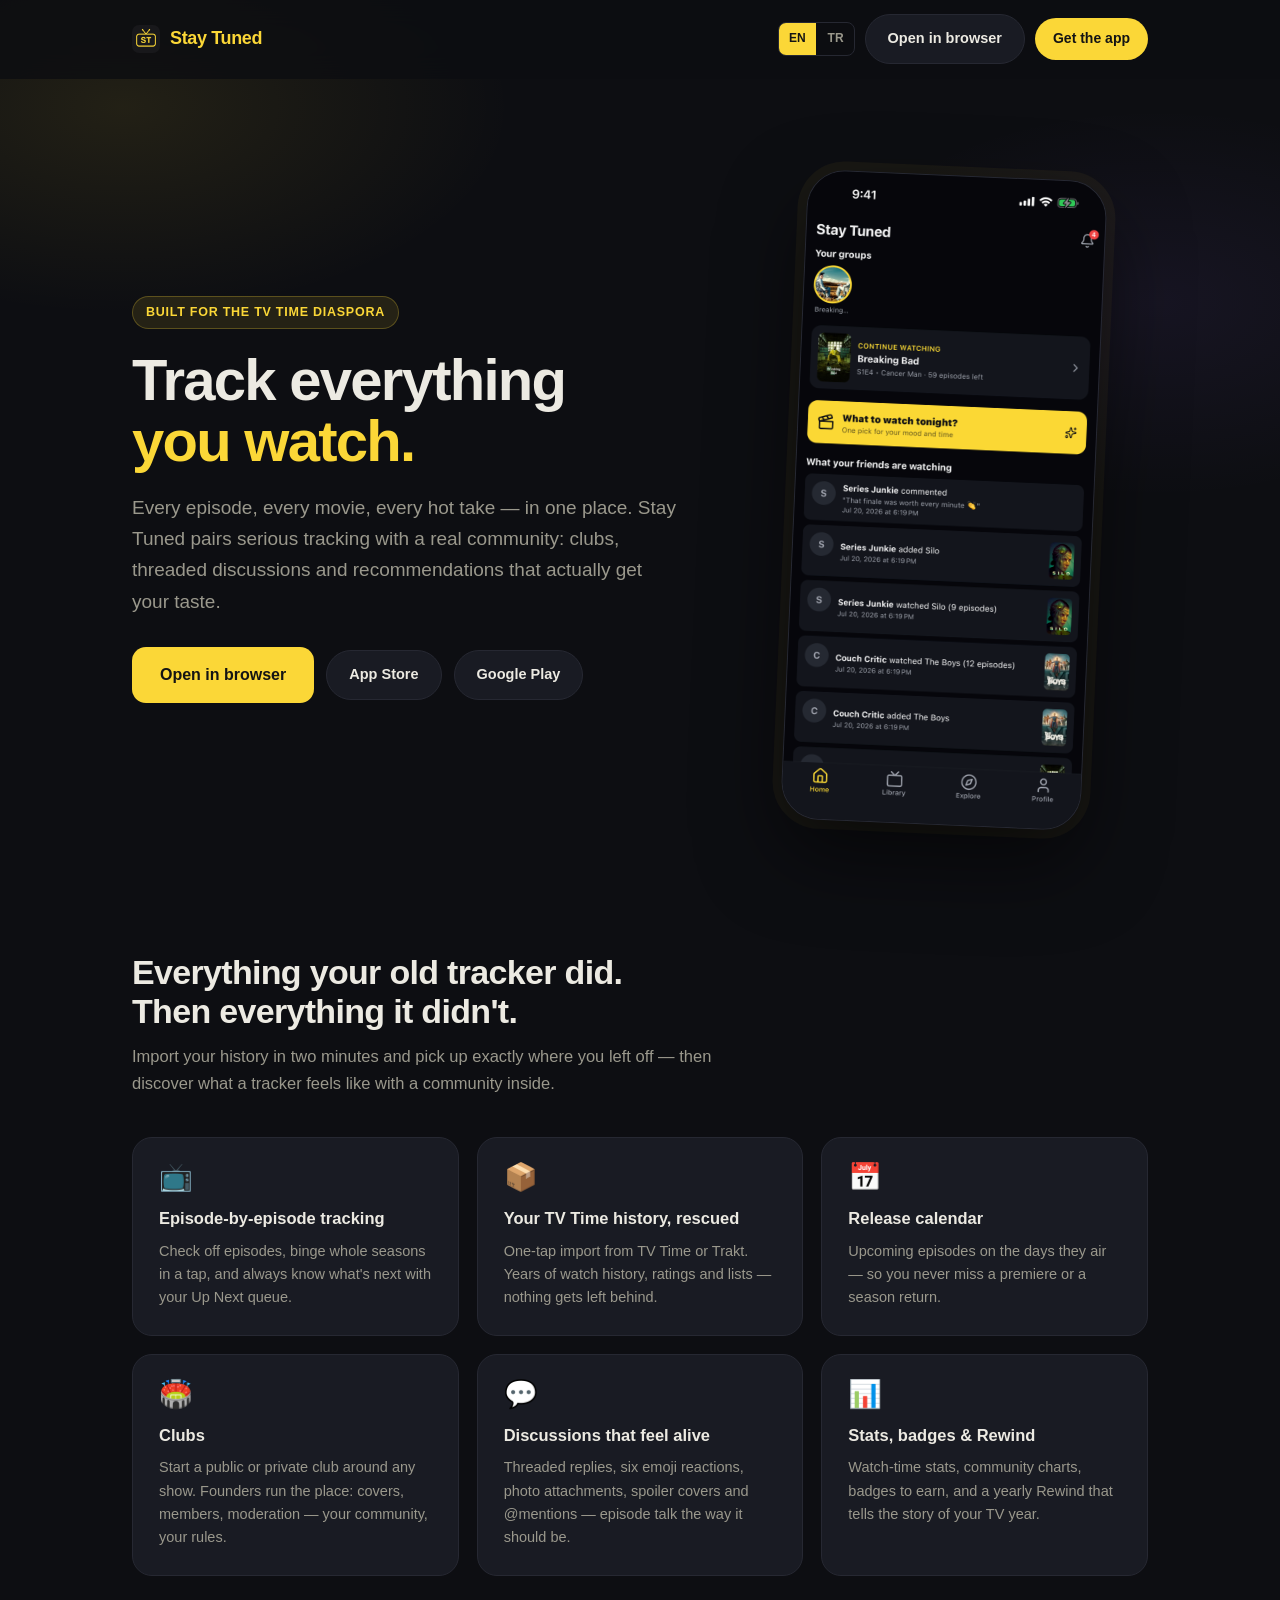
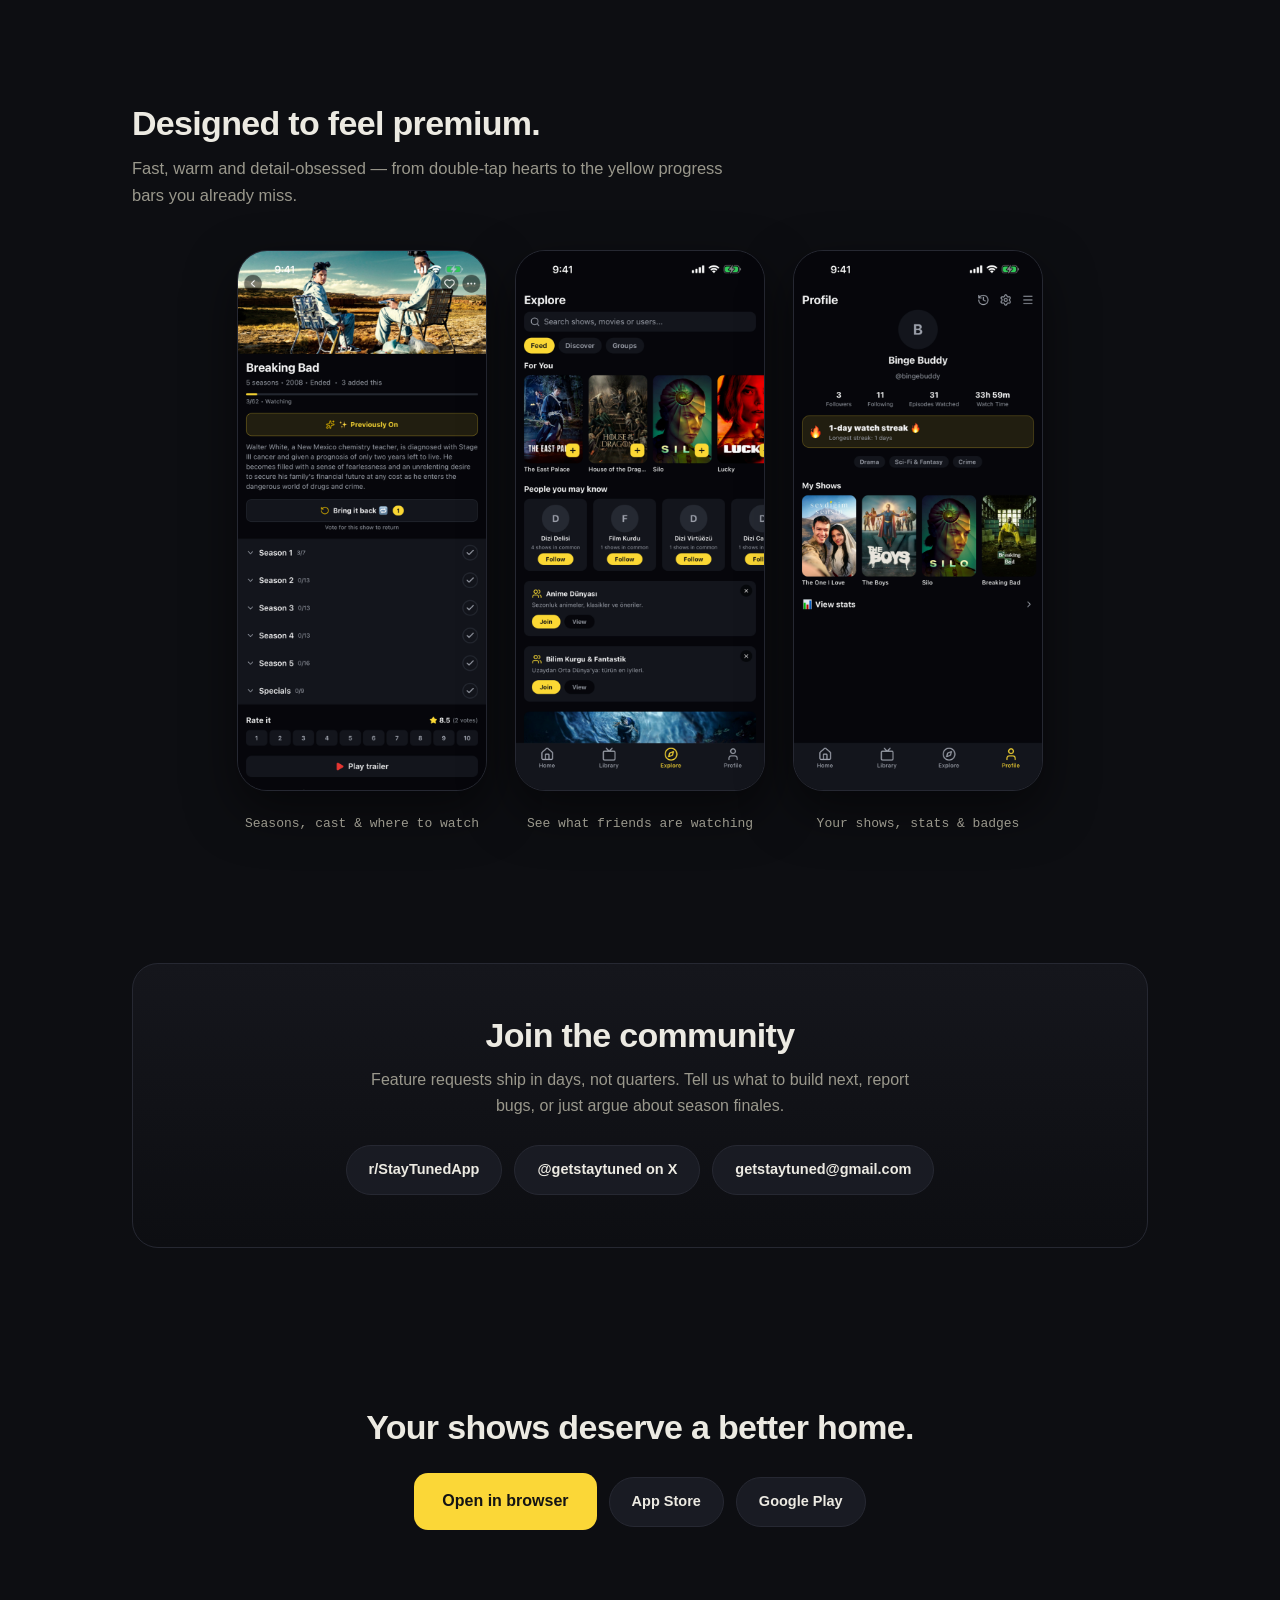
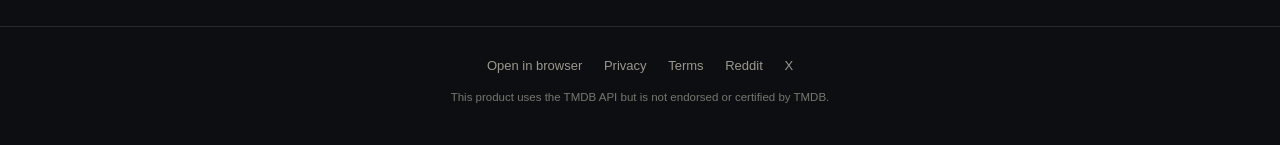
<file: index.html>
<!doctype html>
<html lang="en">
<head>
<meta charset="utf-8">
<meta name="viewport" content="width=device-width,initial-scale=1">
<title>Stay Tuned — Track everything you watch</title>
<link rel="icon" href="/favicon.ico" sizes="any">
<link rel="icon" type="image/png" sizes="32x32" href="/assets/favicon-32.png">
<link rel="icon" type="image/png" sizes="192x192" href="/assets/icon-192.png">
<link rel="apple-touch-icon" href="/assets/apple-touch-icon.png">
<meta name="description" content="The TV & movie tracker with a real community. Episode tracking, personal recommendations, clubs and discussions — built for the TV Time diaspora.">
<meta property="og:title" content="Stay Tuned — Track everything you watch">
<meta property="og:description" content="Episode tracking, personal recommendations, clubs and discussions. Built for the TV Time diaspora.">
<meta property="og:image" content="https://getstaytuned.app/assets/01_home.png">
<style>
  :root{
    --beam:#FBD737; --beam-deep:#B8860B;
    --bg:#0d0e12; --surface:#15161c; --card:#191b23; --text:#eceae2; --muted:#9a988c; --line:#262832;
    --ease:cubic-bezier(.16,1,.3,1);
    --s2:16px; --s3:24px; --s4:40px; --s5:64px; --s6:96px;
  }
  *{box-sizing:border-box;margin:0;}
  html{scroll-behavior:smooth;}
  body{background:var(--bg);color:var(--text);line-height:1.65;
    font-family:-apple-system,BlinkMacSystemFont,'Segoe UI',Roboto,sans-serif;
    -webkit-font-smoothing:antialiased;overflow-x:hidden;}
  a{color:var(--beam);text-decoration:none;}
  ::selection{background:var(--beam);color:#141414;}
  .wrap{max-width:1080px;margin:0 auto;padding-inline:clamp(20px,4vw,32px);}
  h1,h2,h3{text-wrap:balance;}

  .rv{opacity:0;transform:translateY(26px);transition:opacity .8s var(--ease),transform .8s var(--ease);transition-delay:var(--d,0ms);}
  .rv.in{opacity:1;transform:none;}
  @media (prefers-reduced-motion:reduce){
    .rv{opacity:1;transform:none;transition:none;}
    .phone-wrap{animation:none!important;}
    html{scroll-behavior:auto;}
  }

  nav{position:sticky;top:0;z-index:10;background:rgba(13,14,18,.82);backdrop-filter:blur(14px);
    border-bottom:1px solid transparent;transition:border-color .4s,box-shadow .4s;}
  nav.scrolled{border-color:var(--line);box-shadow:0 8px 30px rgba(0,0,0,.35);}
  .nav-in{display:flex;align-items:center;justify-content:space-between;gap:16px;padding-block:14px;}
  .brand{display:flex;align-items:center;gap:10px;font-weight:800;font-size:18px;color:var(--beam);letter-spacing:-.02em;}
  .brand img{width:28px;height:28px;border-radius:7px;}
  .nav-actions{display:flex;align-items:center;gap:10px;flex-shrink:0;}
  .btn{display:inline-flex;align-items:center;justify-content:center;gap:9px;background:var(--beam);color:#141414;
    font-weight:800;border-radius:999px;transition:transform .25s var(--ease),box-shadow .25s var(--ease),filter .2s;}
  .btn:hover{transform:translateY(-2px);box-shadow:0 10px 26px rgba(251,215,55,.22);filter:brightness(1.05);}
  .btn:active{transform:translateY(0);}
  .btn:focus-visible{outline:2px solid var(--beam);outline-offset:3px;}
  .nav-cta{font-size:14px;padding:9px 18px;}
  .toggle{display:flex;gap:2px;border:1px solid var(--line);border-radius:8px;overflow:hidden;}
  .toggle button{font:inherit;border:0;background:transparent;color:var(--muted);padding:6px 10px;cursor:pointer;font-size:12px;font-weight:700;}
  .toggle button[aria-pressed="true"]{background:var(--beam);color:#141414;}

  .hero{position:relative;display:flex;align-items:center;gap:clamp(32px,5vw,56px);padding-block:var(--s6) var(--s5);}
  .hero::before{content:"";position:absolute;inset:-140px -30vw auto;height:560px;pointer-events:none;z-index:-1;
    background:radial-gradient(600px 320px at 22% 30%,rgba(251,215,55,.09),transparent 65%),
               radial-gradient(520px 300px at 78% 65%,rgba(156,111,254,.07),transparent 65%);}
  .hero-copy{flex:1.15;min-width:0;}
  .eyebrow{display:inline-block;font-size:12.5px;font-weight:700;letter-spacing:.06em;text-transform:uppercase;
    color:var(--beam);background:rgba(251,215,55,.1);border:1px solid rgba(251,215,55,.25);border-radius:999px;
    padding:5px 13px;margin-bottom:20px;}
  h1{font-size:clamp(36px,5.4vw,58px);font-weight:800;letter-spacing:-.03em;line-height:1.06;}
  h1 em{font-style:normal;color:var(--beam);}
  .lede{color:var(--muted);font-size:clamp(16px,2vw,19px);margin:20px 0 30px;max-width:33em;}
  .cta-row{display:flex;align-items:center;gap:12px;flex-wrap:wrap;}
  .cta{font-size:16px;padding:15px 28px;border-radius:14px;}
  .hero-shot{flex:.85;display:flex;justify-content:center;min-width:0;}
  .phone-wrap{animation:float 7s ease-in-out infinite;}
  @keyframes float{0%,100%{transform:translateY(0)}50%{transform:translateY(-12px)}}
  .phone{display:block;width:min(300px,70vw);height:auto;border-radius:38px;border:1px solid var(--line);
    box-shadow:0 34px 80px rgba(0,0,0,.55),0 0 0 9px rgba(251,215,55,.05);
    transform:rotate(2.5deg);}

  section{padding-block:var(--s5);}
  .sec-head{max-width:640px;margin-bottom:var(--s4);}
  h2{font-size:clamp(26px,3.4vw,34px);font-weight:800;letter-spacing:-.02em;line-height:1.15;}
  .sec-head p{color:var(--muted);margin-top:12px;font-size:16.5px;max-width:36em;}

  .grid{display:grid;grid-template-columns:repeat(auto-fit,minmax(280px,1fr));gap:18px;}
  .card{background:var(--card);border:1px solid var(--line);border-radius:20px;padding:26px;
    transition:transform .35s var(--ease),border-color .35s,box-shadow .35s var(--ease);}
  .card:hover{transform:translateY(-4px);border-color:rgba(251,215,55,.35);box-shadow:0 16px 40px rgba(0,0,0,.35);}
  .card .ico{font-size:27px;line-height:1;}
  .card h3{font-size:16.5px;font-weight:700;margin:14px 0 7px;}
  .card p{color:var(--muted);font-size:14.5px;line-height:1.6;}

  .shots{display:flex;gap:clamp(18px,3vw,28px);justify-content:center;}
  .shot{width:min(250px,72vw);flex:none;text-align:center;}
  .shot img{width:100%;height:auto;border-radius:30px;border:1px solid var(--line);box-shadow:0 20px 50px rgba(0,0,0,.5);
    transition:transform .4s var(--ease);}
  .shot:hover img{transform:translateY(-6px) scale(1.015);}
  .shot figcaption{color:var(--muted);font-size:13px;margin-top:14px;font-family:ui-monospace,monospace;}
  @media (max-width:820px){
    .shots{justify-content:flex-start;overflow-x:auto;scroll-snap-type:x mandatory;
      padding:6px 20px 18px;margin-inline:-20px;-webkit-overflow-scrolling:touch;scrollbar-width:none;}
    .shots::-webkit-scrollbar{display:none;}
    .shot{scroll-snap-align:center;}
  }

  .comm{background:linear-gradient(180deg,var(--surface),var(--bg));border:1px solid var(--line);border-radius:26px;
    padding:clamp(36px,6vw,52px) clamp(22px,4vw,36px);text-align:center;}
  .comm p{color:var(--muted);max-width:36em;margin:12px auto 26px;}
  .comm-row{display:flex;gap:12px;justify-content:center;flex-wrap:wrap;}
  .ghost{display:inline-flex;align-items:center;justify-content:center;gap:8px;border:1px solid var(--line);background:var(--card);
    color:var(--text);font-weight:600;font-size:14.5px;padding:12px 22px;border-radius:999px;
    transition:transform .25s var(--ease),border-color .25s,color .25s;}
  .ghost:hover{transform:translateY(-2px);border-color:var(--beam);color:var(--beam);}

  .final{text-align:center;padding-block:var(--s6);}
  .final .cta-row{justify-content:center;}
  .final .cta{margin-top:0;}

  footer{border-top:1px solid var(--line);padding:28px 24px 38px;text-align:center;color:var(--muted);font-size:13px;}
  footer a{margin:0 9px;color:var(--muted);transition:color .2s;}
  footer a:hover{color:var(--beam);}
  .tmdb{margin-top:12px;font-size:11.5px;opacity:.75;}

  @media (max-width:820px){
    .hero{flex-direction:column-reverse;gap:40px;padding-block:var(--s4) var(--s4);text-align:center;}
    .hero-copy{width:100%;}
    .lede{margin-inline:auto;}
    .cta-row{justify-content:center;}
    .cta{width:100%;max-width:360px;}
    .phone{transform:none;width:min(250px,64vw);}
    section{padding-block:var(--s4);}
    .sec-head{margin-bottom:var(--s3);}
    .nav-cta.ghost{display:none;}
  }
</style>
</head>
<body>

<nav id="nav"><div class="wrap nav-in">
  <a class="brand" href="/"><img src="assets/icon-192.png" alt="">Stay Tuned</a>
  <div class="nav-actions">
    <div class="toggle" role="group" aria-label="Language">
      <button type="button" id="btn-en" aria-pressed="true" onclick="setLang('en')">EN</button>
      <button type="button" id="btn-tr" aria-pressed="false" onclick="setLang('tr')">TR</button>
    </div>
    <a class="ghost nav-cta" href="/login" data-i="navWeb">Open in browser</a>
    <a class="btn nav-cta" id="nav-app" href="https://apps.apple.com/app/id6792608115" data-i="navApp">Get the app</a>
  </div>
</div></nav>

<header class="wrap hero">
  <div class="hero-copy">
    <span class="eyebrow rv" data-i="eyebrow">Built for the TV Time diaspora</span>
    <h1 class="rv" style="--d:60ms" data-i-html="h1">Track everything <em>you watch.</em></h1>
    <p class="lede rv" style="--d:120ms" data-i="lede">Every episode, every movie, every hot take — in one place. Stay Tuned pairs serious tracking with a real community: clubs, threaded discussions and recommendations that actually get your taste.</p>
    <div class="cta-row rv" style="--d:180ms">
      <a class="btn cta" href="/login" data-i="ctaWeb">Open in browser</a>
      <a class="ghost" href="https://apps.apple.com/app/id6792608115" data-i="ctaIos">App Store</a>
      <a class="ghost" href="https://play.google.com/store/apps/details?id=app.getstaytuned" data-i="ctaPlay">Google Play</a>
    </div>
  </div>
  <div class="hero-shot rv" style="--d:140ms"><div class="phone-wrap"><img class="phone" src="assets/01_home.png" alt="Stay Tuned home screen" width="690" height="1500"></div></div>
</header>

<section class="wrap" id="features">
  <div class="sec-head rv">
    <h2 data-i-html="featTitle">Everything your old tracker did.<br>Then everything it didn't.</h2>
    <p data-i="featLede">Import your history in two minutes and pick up exactly where you left off — then discover what a tracker feels like with a community inside.</p>
  </div>
  <div class="grid">
    <div class="card rv"><div class="ico">📺</div><h3 data-i="c1t">Episode-by-episode tracking</h3><p data-i="c1p">Check off episodes, binge whole seasons in a tap, and always know what's next with your Up Next queue.</p></div>
    <div class="card rv" style="--d:70ms"><div class="ico">📦</div><h3 data-i="c2t">Your TV Time history, rescued</h3><p data-i="c2p">One-tap import from TV Time or Trakt. Years of watch history, ratings and lists — nothing gets left behind.</p></div>
    <div class="card rv" style="--d:140ms"><div class="ico">📅</div><h3 data-i="c3t">Release calendar</h3><p data-i="c3p">Upcoming episodes on the days they air — so you never miss a premiere or a season return.</p></div>
    <div class="card rv"><div class="ico">🏟️</div><h3 data-i="c4t">Clubs</h3><p data-i="c4p">Start a public or private club around any show. Founders run the place: covers, members, moderation — your community, your rules.</p></div>
    <div class="card rv" style="--d:70ms"><div class="ico">💬</div><h3 data-i="c5t">Discussions that feel alive</h3><p data-i="c5p">Threaded replies, six emoji reactions, photo attachments, spoiler covers and @mentions — episode talk the way it should be.</p></div>
    <div class="card rv" style="--d:140ms"><div class="ico">📊</div><h3 data-i="c6t">Stats, badges &amp; Rewind</h3><p data-i="c6p">Watch-time stats, community charts, badges to earn, and a yearly Rewind that tells the story of your TV year.</p></div>
  </div>
</section>

<section class="wrap" id="showcase">
  <div class="sec-head rv"><h2 data-i="showTitle">Designed to feel premium.</h2>
    <p data-i="showLede">Fast, warm and detail-obsessed — from double-tap hearts to the yellow progress bars you already miss.</p></div>
  <div class="shots">
    <figure class="shot rv"><img src="assets/03_show_detail.png" alt="Show page" loading="lazy" width="690" height="1500"><figcaption data-i="cap1">Seasons, cast &amp; where to watch</figcaption></figure>
    <figure class="shot rv" style="--d:90ms"><img src="assets/04_explore_feed.png" alt="Social feed" loading="lazy" width="690" height="1500"><figcaption data-i="cap2">See what friends are watching</figcaption></figure>
    <figure class="shot rv" style="--d:180ms"><img src="assets/06_profile.png" alt="Profile" loading="lazy" width="690" height="1500"><figcaption data-i="cap3">Your shows, stats &amp; badges</figcaption></figure>
  </div>
</section>

<section class="wrap">
  <div class="comm rv">
    <h2 data-i="commTitle">Join the community</h2>
    <p data-i="commLede">Feature requests ship in days, not quarters. Tell us what to build next, report bugs, or just argue about season finales.</p>
    <div class="comm-row">
      <a class="ghost" href="https://www.reddit.com/r/StayTunedApp">r/StayTunedApp</a>
      <a class="ghost" href="https://x.com/getstaytuned">@getstaytuned on X</a>
      <a class="ghost" href="mailto:getstaytuned@gmail.com">getstaytuned@gmail.com</a>
    </div>
  </div>
</section>

<section class="wrap final">
  <h2 class="rv" data-i="finalTitle">Your shows deserve a better home.</h2>
  <div class="cta-row rv" style="--d:100ms;margin-top:26px">
    <a class="btn cta" href="/login" data-i="ctaWeb">Open in browser</a>
    <a class="ghost" href="https://apps.apple.com/app/id6792608115" data-i="ctaIos">App Store</a>
    <a class="ghost" href="https://play.google.com/store/apps/details?id=app.getstaytuned" data-i="ctaPlay">Google Play</a>
  </div>
</section>

<footer>
  <div>
    <a href="/login" data-i="navWeb">Open in browser</a>
    <a href="/privacy/" data-i="privacy">Privacy</a>
    <a href="/terms/" data-i="terms">Terms</a>
    <a href="https://www.reddit.com/r/StayTunedApp">Reddit</a>
    <a href="https://x.com/getstaytuned">X</a>
  </div>
  <div class="tmdb" data-i="tmdb">This product uses the TMDB API but is not endorsed or certified by TMDB.</div>
</footer>

<noscript><style>.rv{opacity:1;transform:none}</style></noscript>
<script>
  var I18N = {
    en: {
      title: 'Stay Tuned — Track everything you watch',
      desc: 'The TV & movie tracker with a real community. Episode tracking, personal recommendations, clubs and discussions — built for the TV Time diaspora.',
      navWeb: 'Open in browser',
      navApp: 'Get the app',
      eyebrow: 'Built for the TV Time diaspora',
      h1: 'Track everything <em>you watch.</em>',
      lede: 'Every episode, every movie, every hot take — in one place. Stay Tuned pairs serious tracking with a real community: clubs, threaded discussions and recommendations that actually get your taste.',
      ctaWeb: 'Open in browser',
      ctaIos: 'App Store',
      ctaPlay: 'Google Play',
      featTitle: 'Everything your old tracker did.<br>Then everything it didn\'t.',
      featLede: 'Import your history in two minutes and pick up exactly where you left off — then discover what a tracker feels like with a community inside.',
      c1t: 'Episode-by-episode tracking',
      c1p: 'Check off episodes, binge whole seasons in a tap, and always know what\'s next with your Up Next queue.',
      c2t: 'Your TV Time history, rescued',
      c2p: 'One-tap import from TV Time or Trakt. Years of watch history, ratings and lists — nothing gets left behind.',
      c3t: 'Release calendar',
      c3p: 'Upcoming episodes on the days they air — so you never miss a premiere or a season return.',
      c4t: 'Clubs',
      c4p: 'Start a public or private club around any show. Founders run the place: covers, members, moderation — your community, your rules.',
      c5t: 'Discussions that feel alive',
      c5p: 'Threaded replies, six emoji reactions, photo attachments, spoiler covers and @mentions — episode talk the way it should be.',
      c6t: 'Stats, badges & Rewind',
      c6p: 'Watch-time stats, community charts, badges to earn, and a yearly Rewind that tells the story of your TV year.',
      showTitle: 'Designed to feel premium.',
      showLede: 'Fast, warm and detail-obsessed — from double-tap hearts to the yellow progress bars you already miss.',
      cap1: 'Seasons, cast & where to watch',
      cap2: 'See what friends are watching',
      cap3: 'Your shows, stats & badges',
      commTitle: 'Join the community',
      commLede: 'Feature requests ship in days, not quarters. Tell us what to build next, report bugs, or just argue about season finales.',
      finalTitle: 'Your shows deserve a better home.',
      privacy: 'Privacy',
      terms: 'Terms',
      tmdb: 'This product uses the TMDB API but is not endorsed or certified by TMDB.'
    },
    tr: {
      title: 'Stay Tuned — İzlediğin her şeyi takip et',
      desc: 'Gerçek bir topluluğu olan dizi ve film takipçisi. Bölüm takibi, kişisel öneriler, kulüpler ve tartışmalar — TV Time\'dan gelenler için.',
      navWeb: 'Tarayıcıda aç',
      navApp: 'Uygulamayı indir',
      eyebrow: 'TV Time\'dan gelenler için',
      h1: 'İzlediğin her şeyi <em>takip et.</em>',
      lede: 'Her bölüm, her film, her yorum — tek yerde. Stay Tuned ciddi takibi gerçek bir toplulukla birleştirir: kulüpler, başlıklı tartışmalar ve zevkini anlayan öneriler.',
      ctaWeb: 'Tarayıcıda aç',
      ctaIos: 'App Store',
      ctaPlay: 'Google Play',
      featTitle: 'Eski takipçinin yaptığının hepsi.<br>Sonra yapmadıklarının da.',
      featLede: 'Geçmişini iki dakikada içe aktar, kaldığın yerden devam et — sonra bir takipçinin içinde topluluk olunca nasıl hissettirdiğini gör.',
      c1t: 'Bölüm bölüm takip',
      c1p: 'Bölümleri işaretle, sezonları tek dokunuşta bitir, Sıradaki kuyruğuyla her zaman neyin geldiğini bil.',
      c2t: 'TV Time geçmişin burada',
      c2p: 'TV Time veya Trakt\'tan tek dokunuşla aktar. Yılların izleme geçmişi, puanların ve listelerin — hiçbir şey geride kalmaz.',
      c3t: 'Yayın takvimi',
      c3p: 'Yaklaşan bölümler yayın gününde — premieri veya sezon dönüşünü kaçırma.',
      c4t: 'Kulüpler',
      c4p: 'Her dizi için açık veya kapalı kulüp aç. Kurucu yönetir: kapak, üyeler, moderasyon — senin topluluğun, senin kuralların.',
      c5t: 'Canlı tartışmalar',
      c5p: 'İç içe yanıtlar, altı emoji tepki, fotoğraf, spoiler örtüsü ve @bahsetmeler — bölüm sohbeti böyle olmalı.',
      c6t: 'İstatistik, rozet ve Rewind',
      c6p: 'İzleme süresi, topluluk sıralamaları, kazanılacak rozetler ve TV yılının hikâyesini anlatan Rewind.',
      showTitle: 'Premium hissetsin diye.',
      showLede: 'Hızlı, sıcak ve detay takıntılı — çift dokunuş kalplerinden özlediğin sarı ilerleme çubuklarına.',
      cap1: 'Sezonlar, oyuncular ve nerede izlenir',
      cap2: 'Arkadaşların ne izliyor',
      cap3: 'Dizilerin, istatistiklerin ve rozetlerin',
      commTitle: 'Topluluğa katıl',
      commLede: 'İstekler çeyrekte değil, günlerde gelir. Sıradaki özelliği söyle, hata bildir veya finali tartış.',
      finalTitle: 'Dizilerin daha iyi bir ev hak ediyor.',
      privacy: 'Gizlilik',
      terms: 'Koşullar',
      tmdb: 'Bu ürün TMDB API kullanır ancak TMDB tarafından onaylanmış veya sertifikalandırılmış değildir.'
    }
  };

  function setLang(l){
    var pack = I18N[l] || I18N.en;
    document.documentElement.lang = l;
    document.title = pack.title;
    var desc = document.querySelector('meta[name="description"]');
    if (desc) desc.setAttribute('content', pack.desc);
    document.querySelectorAll('[data-i]').forEach(function (el) {
      var key = el.getAttribute('data-i');
      if (pack[key]) el.textContent = pack[key];
    });
    document.querySelectorAll('[data-i-html]').forEach(function (el) {
      var key = el.getAttribute('data-i-html');
      if (pack[key]) el.innerHTML = pack[key];
    });
    document.getElementById('btn-en').setAttribute('aria-pressed', l === 'en');
    document.getElementById('btn-tr').setAttribute('aria-pressed', l === 'tr');
    try { localStorage.setItem('st-lang', l); } catch (e) {}
  }

  (function initLang(){
    var saved = null;
    try { saved = localStorage.getItem('st-lang'); } catch (e) {}
    if (saved === 'tr' || saved === 'en') setLang(saved);
    else if ((navigator.language || '').toLowerCase().startsWith('tr')) setLang('tr');
  })();

  var ios = /iPad|iPhone|iPod/.test(navigator.userAgent);
  var android = /Android/i.test(navigator.userAgent);
  var navApp = document.getElementById('nav-app');
  if (android && !ios) navApp.href = 'https://play.google.com/store/apps/details?id=app.getstaytuned';

  const io = new IntersectionObserver((entries) => {
    for (const e of entries) if (e.isIntersecting) { e.target.classList.add('in'); io.unobserve(e.target); }
  }, { threshold: 0.12, rootMargin: '0px 0px -8% 0px' });
  document.querySelectorAll('.rv').forEach((el) => {
    if (el.getBoundingClientRect().top < innerHeight * 1.05) el.classList.add('in');
    else io.observe(el);
  });

  function sweep() {
    document.querySelectorAll('.rv:not(.in)').forEach((el) => {
      if (el.getBoundingClientRect().top < innerHeight * 1.05) el.classList.add('in');
    });
  }
  const nav = document.getElementById('nav');
  addEventListener('scroll', () => {
    nav.classList.toggle('scrolled', scrollY > 8);
    sweep();
  }, { passive: true });
  addEventListener('resize', sweep, { passive: true });
  addEventListener('load', sweep);

  try {
    var loggedIn = Object.keys(localStorage).some(function (k) {
      if (k.indexOf('sb-') !== 0 || k.indexOf('-auth-token') === -1) return false;
      var v = localStorage.getItem(k) || '';
      return v.indexOf('access_token') !== -1;
    });
    if (loggedIn) location.replace('/home');
  } catch (e) {}
</script>
</body>
</html>
</file>
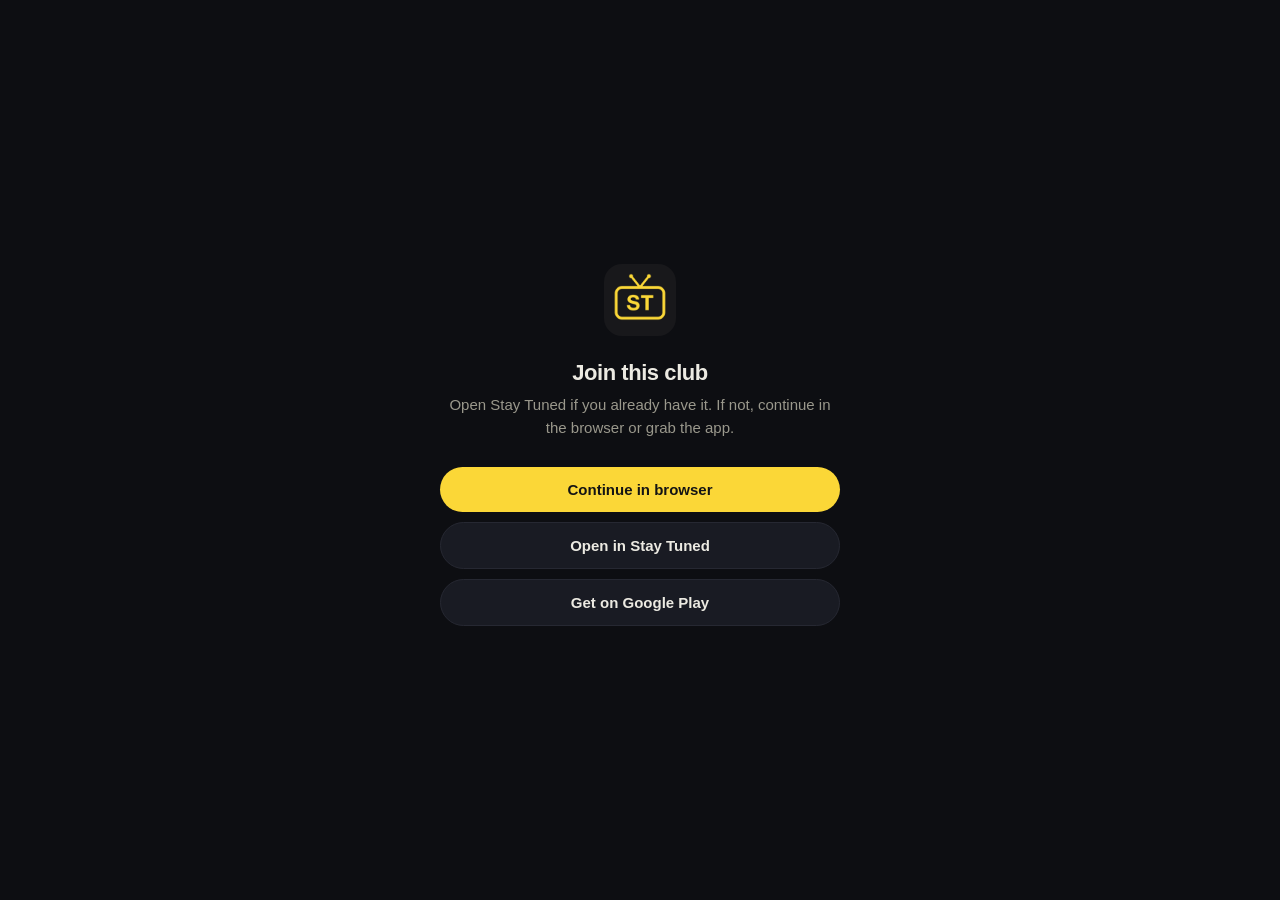
<file: g/index.html>
<!doctype html>
<html lang="en">
<head>
<meta charset="utf-8">
<meta name="viewport" content="width=device-width,initial-scale=1">
<title>Join this club on Stay Tuned</title>
<link rel="icon" href="/favicon.ico" sizes="any">
<link rel="icon" type="image/png" sizes="32x32" href="/assets/favicon-32.png">
<link rel="icon" type="image/png" sizes="192x192" href="/assets/icon-192.png">
<link rel="apple-touch-icon" href="/assets/apple-touch-icon.png">
<meta name="description" content="Open this club in Stay Tuned — or get the app on the App Store or Google Play.">
<meta property="og:title" content="Join this club on Stay Tuned">
<meta property="og:description" content="Track shows together. Open in the app, or download Stay Tuned.">
<meta property="og:image" content="https://getstaytuned.app/assets/icon-192.png">
<style>
  :root{--beam:#FBD737;--bg:#0d0e12;--text:#eceae2;--muted:#9a988c;--card:#191b23;--line:#262832;}
  *{box-sizing:border-box;margin:0}
  body{min-height:100dvh;background:var(--bg);color:var(--text);
    font-family:-apple-system,BlinkMacSystemFont,'Segoe UI',Roboto,sans-serif;
    display:flex;align-items:center;justify-content:center;padding:32px 20px;}
  .box{max-width:400px;width:100%;text-align:center;}
  img.icon{width:72px;height:72px;border-radius:18px;margin-bottom:20px;}
  h1{font-size:22px;font-weight:800;letter-spacing:-.02em;margin-bottom:8px;}
  p{color:var(--muted);font-size:15px;line-height:1.5;margin-bottom:28px;}
  .btn{display:block;width:100%;padding:14px 18px;border-radius:999px;font-weight:800;
    font-size:15px;text-decoration:none;margin-bottom:10px;border:0;cursor:pointer;
    font-family:inherit;}
  .primary{background:var(--beam);color:#141414;}
  .ghost{background:var(--card);color:var(--text);border:1px solid var(--line);}
  .hint{margin-top:18px;font-size:12px;color:var(--muted);}
</style>
</head>
<body>
  <div class="box">
    <img class="icon" src="/assets/icon-192.png" alt="Stay Tuned">
    <h1 id="title">Join this club</h1>
    <p id="lede">Open Stay Tuned if you already have it. If not, continue in the browser or grab the app.</p>
    <a class="btn primary" id="web" href="/login">Continue in browser</a>
    <a class="btn ghost" id="open" href="#">Open in Stay Tuned</a>
    <a class="btn ghost" id="store" href="https://apps.apple.com/app/id6792608115">Get the app</a>
    <p class="hint" id="bad" hidden>This invite link looks incomplete.</p>
  </div>
<script>
(function () {
  var tr = (navigator.language || '').toLowerCase().startsWith('tr');
  if (tr) {
    document.documentElement.lang = 'tr';
    document.title = 'Stay Tuned kulübüne katıl';
    document.getElementById('title').textContent = 'Bu kulübe katıl';
    document.getElementById('lede').textContent = 'Uygulaman varsa Stay Tuned\'u aç. Yoksa tarayıcıda devam et veya uygulamayı indir.';
    document.getElementById('web').textContent = 'Tarayıcıda devam et';
    document.getElementById('open').textContent = 'Stay Tuned\'da aç';
    document.getElementById('bad').textContent = 'Bu davet bağlantısı eksik görünüyor.';
  }
  var params = new URLSearchParams(location.search);
  var id = params.get('id');
  if (!id) {
    var parts = location.pathname.replace(/\/+$/, '').split('/');
    var last = parts[parts.length - 1];
    if (last && last !== 'g') id = last;
  }
  var ios = /iPad|iPhone|iPod/.test(navigator.userAgent);
  var store = document.getElementById('store');
  store.href = ios
    ? 'https://apps.apple.com/app/id6792608115'
    : 'https://play.google.com/store/apps/details?id=app.getstaytuned';
  store.textContent = tr
    ? (ios ? 'App Store\'dan al' : 'Google Play\'den al')
    : (ios ? 'Get on the App Store' : 'Get on Google Play');
  if (!id) {
    document.getElementById('bad').hidden = false;
    document.getElementById('open').hidden = true;
    document.getElementById('web').href = '/login';
    return;
  }
  try { sessionStorage.setItem('staytuned-pending-group', id); } catch (e) {}
  document.getElementById('web').href = '/login';
  var scheme = 'staytuned://group/' + encodeURIComponent(id);
  var open = document.getElementById('open');
  open.href = scheme;
  open.addEventListener('click', function (e) {
    e.preventDefault();
    window.location = scheme;
  });
})();
</script>
</body>
</html>
</file>
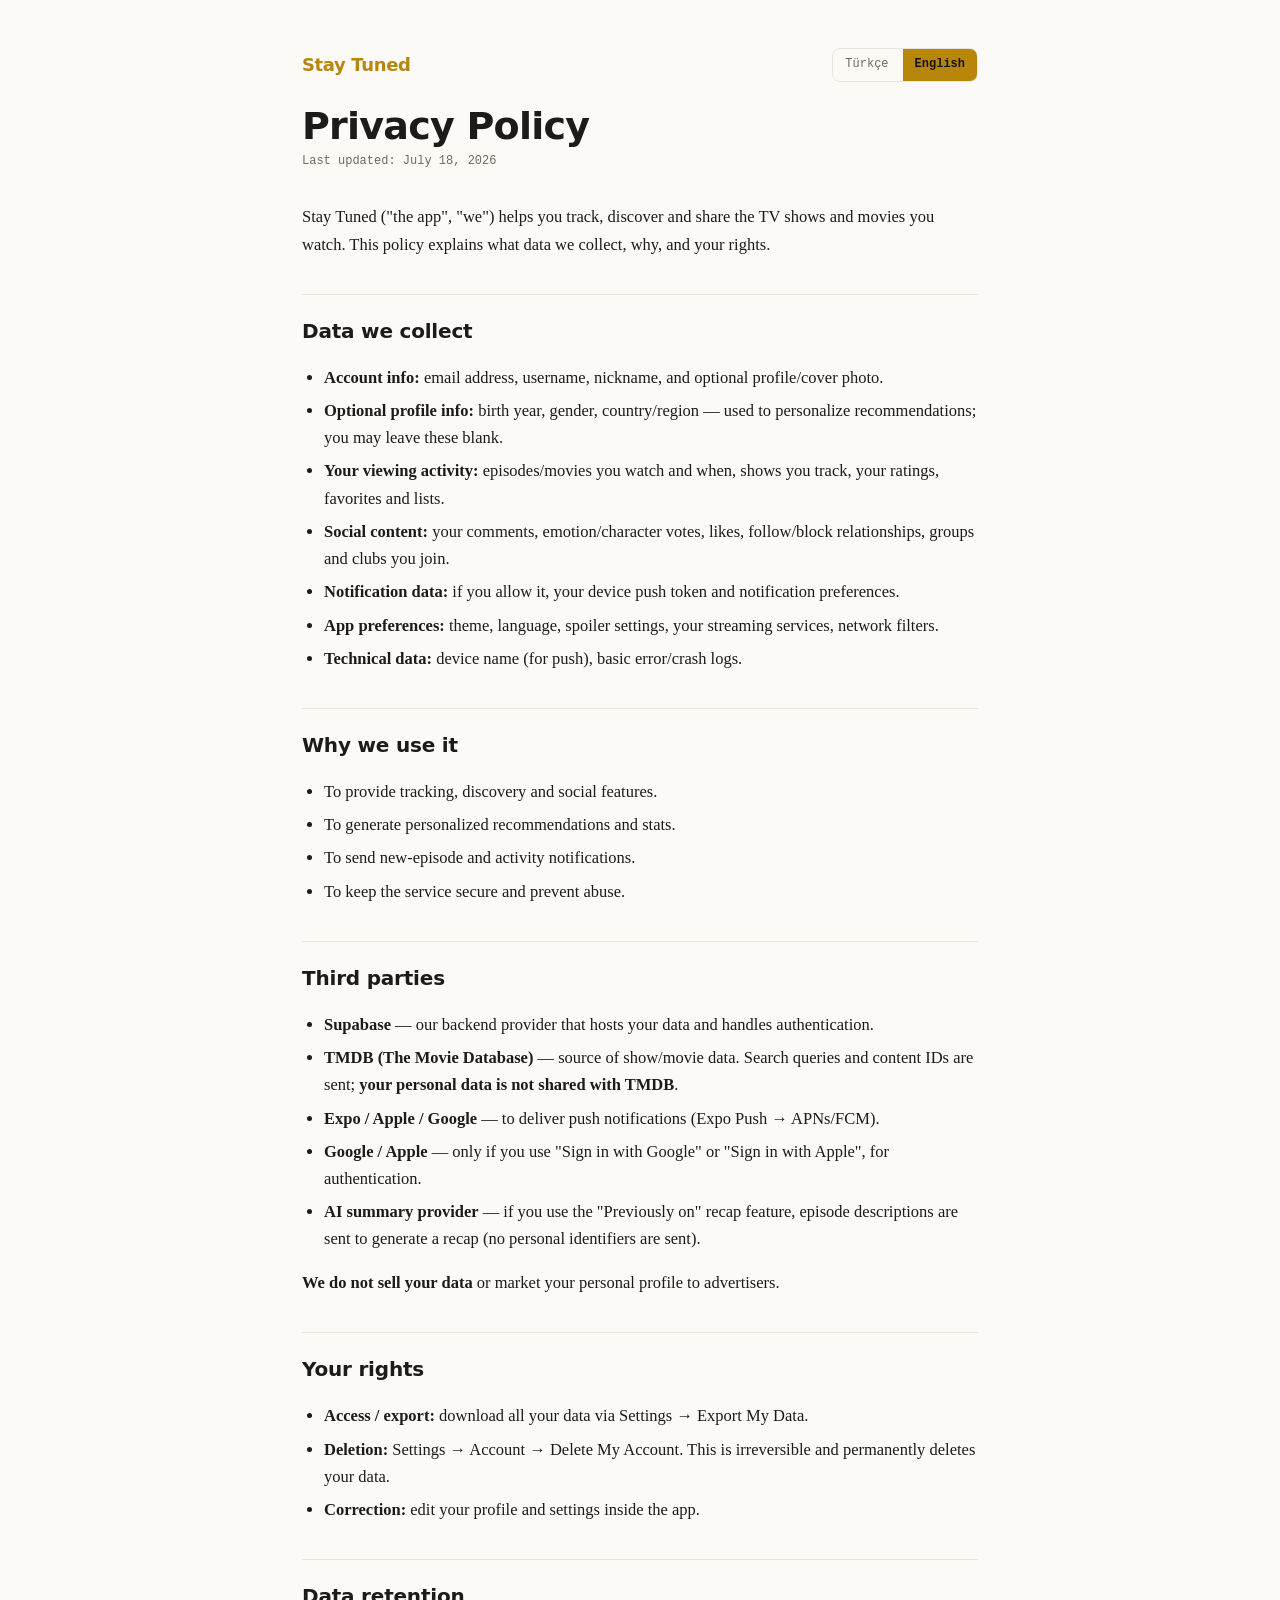
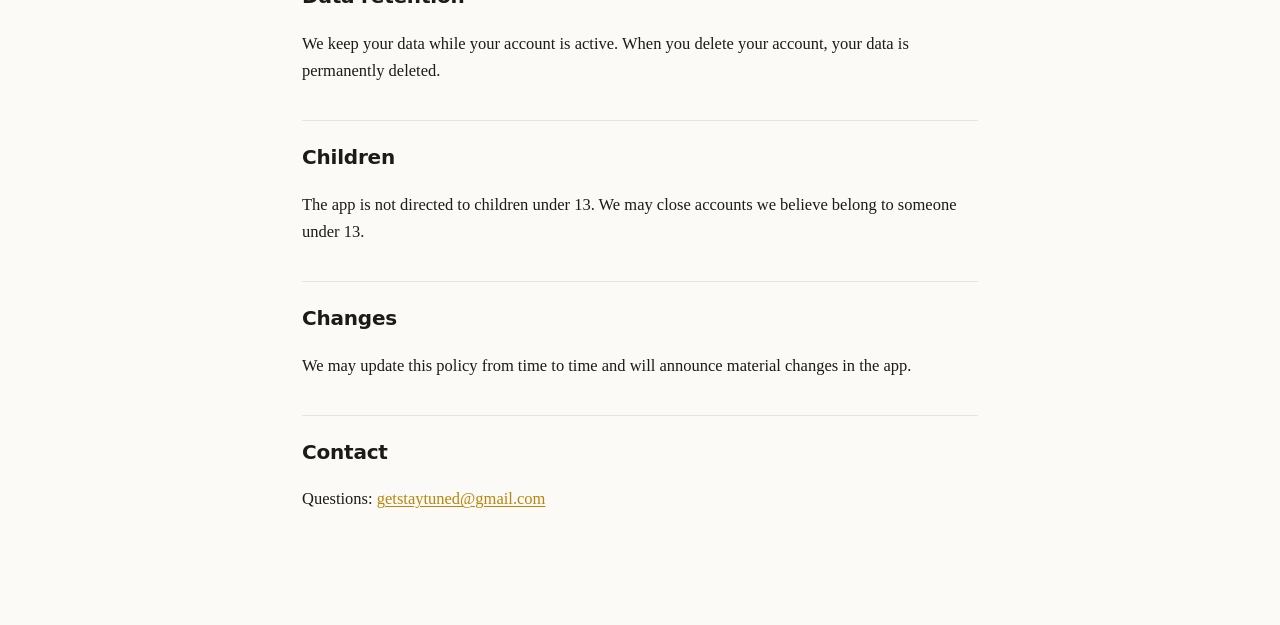
<file: privacy/index.html>
<!doctype html>
<html lang="tr">
<head>
<meta charset="utf-8">
<meta name="viewport" content="width=device-width,initial-scale=1">
<title>Stay Tuned — Gizlilik Politikası / Privacy Policy</title>
<link rel="icon" href="/favicon.ico" sizes="any">
<link rel="icon" type="image/png" sizes="32x32" href="/assets/favicon-32.png">
<link rel="icon" type="image/png" sizes="192x192" href="/assets/icon-192.png">
<link rel="apple-touch-icon" href="/assets/apple-touch-icon.png">
<style>
  :root{
    --beam:#FBD737; --beam-deep:#B8860B; --ink:#141414; --paper:#fbfaf6;
    --bg:var(--paper); --surface:#ffffff; --text:#1c1b18; --muted:#6b6a63; --line:#e9e5da; --accent:#B8860B;
  }
  @media (prefers-color-scheme: dark){:root{--bg:#0d0e12;--surface:#15161c;--text:#eceae2;--muted:#9a988c;--line:#262832;--accent:#FBD737;}}
  *{box-sizing:border-box;}
  body{margin:0;background:var(--bg);color:var(--text);line-height:1.65;
    font-family:'Charter','Georgia',serif;-webkit-font-smoothing:antialiased;}
  .wrap{max-width:720px;margin:0 auto;padding:48px 22px 96px;}
  .top{display:flex;justify-content:space-between;align-items:center;gap:16px;margin-bottom:8px;flex-wrap:wrap;}
  .brand{font-family:-apple-system,system-ui,sans-serif;font-weight:800;letter-spacing:-0.02em;color:var(--accent);font-size:18px;text-decoration:none;}
  .toggle{font-family:ui-monospace,monospace;font-size:12px;display:flex;gap:2px;border:1px solid var(--line);border-radius:8px;overflow:hidden;}
  .toggle button{font:inherit;border:0;background:transparent;color:var(--muted);padding:6px 12px;cursor:pointer;}
  .toggle button[aria-pressed="true"]{background:var(--accent);color:#141414;font-weight:700;}
  h1{font-family:-apple-system,system-ui,sans-serif;font-weight:800;letter-spacing:-0.02em;font-size:clamp(28px,5vw,38px);margin:24px 0 4px;line-height:1.1;}
  .updated{font-family:ui-monospace,monospace;font-size:12px;color:var(--muted);margin:0 0 32px;}
  h2{font-family:-apple-system,system-ui,sans-serif;font-weight:700;letter-spacing:-0.01em;font-size:20px;margin:36px 0 10px;padding-top:20px;border-top:1px solid var(--line);}
  p,li{font-size:16.5px;}
  a{color:var(--accent);text-decoration:underline;text-underline-offset:2px;}
  ul{padding-left:22px;}
  li{margin:6px 0;}
  strong{font-weight:700;}
  .lang{display:none;}
  .lang.on{display:block;}
  code{font-family:ui-monospace,monospace;font-size:0.9em;background:var(--surface);padding:1px 5px;border-radius:4px;border:1px solid var(--line);}
</style>
</head>
<body>
<div class="wrap">
  <div class="top">
    <a class="brand" href="/">Stay Tuned</a>
    <div class="toggle" role="group" aria-label="Language">
      <button id="btn-tr" aria-pressed="true" onclick="setLang('tr')">Türkçe</button>
      <button id="btn-en" aria-pressed="false" onclick="setLang('en')">English</button>
    </div>
  </div>

  <!-- TÜRKÇE -->
  <div class="lang on" id="tr">
    <h1>Gizlilik Politikası</h1>
    <p class="updated">Son güncelleme: 18 Temmuz 2026</p>

    <p>Stay Tuned ("uygulama", "biz"), izlediğin dizi ve filmleri takip etmene, keşfetmene ve diğer kullanıcılarla paylaşmana yarayan bir uygulamadır. Bu politika, hangi verileri topladığımızı, neden topladığımızı ve haklarını açıklar.</p>

    <h2>Topladığımız veriler</h2>
    <ul>
      <li><strong>Hesap bilgileri:</strong> e-posta adresi, kullanıcı adı, takma ad, (varsa) profil ve kapak fotoğrafı.</li>
      <li><strong>İsteğe bağlı profil bilgileri:</strong> doğum yılı, cinsiyet, ülke/bölge — önerileri kişiselleştirmek için; vermemeyi seçebilirsin.</li>
      <li><strong>İzleme etkinliğin:</strong> izlediğin bölüm/filmler ve tarihleri, takip ettiğin diziler, puanların, favorilerin, listelerin.</li>
      <li><strong>Sosyal içerik:</strong> yorumların, duygu/karakter oyların, beğenilerin, takip/engelleme ilişkilerin, katıldığın gruplar ve kulüpler.</li>
      <li><strong>Bildirim verileri:</strong> izin verirsen cihaz push token'ı ve bildirim tercihlerin.</li>
      <li><strong>Uygulama tercihleri:</strong> tema, dil, spoiler ayarları, streaming servislerin, kanal filtren.</li>
      <li><strong>Teknik veriler:</strong> cihaz adı (push için), temel hata/çökme kayıtları.</li>
    </ul>

    <h2>Verileri neden kullanıyoruz</h2>
    <ul>
      <li>Takip, keşif ve sosyal özellikleri sunmak.</li>
      <li>Sana özel öneriler ve istatistikler üretmek.</li>
      <li>Yeni bölüm ve etkinlik bildirimleri göndermek.</li>
      <li>Hizmeti güvenli tutmak ve kötüye kullanımı önlemek.</li>
    </ul>

    <h2>Üçüncü taraflar</h2>
    <ul>
      <li><strong>Supabase</strong> — verilerin barındırıldığı ve kimlik doğrulamanın yapıldığı altyapı sağlayıcımız.</li>
      <li><strong>TMDB (The Movie Database)</strong> — dizi/film verileri buradan gelir. Arama sorgusu ve içerik kimlikleri gönderilir; <strong>kişisel bilgilerin TMDB ile paylaşılmaz</strong>.</li>
      <li><strong>Expo / Apple / Google</strong> — push bildirimlerini iletmek için (Expo Push → APNs/FCM).</li>
      <li><strong>Google / Apple</strong> — yalnızca "Google ile giriş" veya "Apple ile giriş"i kullanırsan, kimlik doğrulama için.</li>
      <li><strong>AI özet sağlayıcısı</strong> — "Previously on" özet özelliğini kullanırsan, izlediğin bölümlerin özetini üretmek üzere bölüm açıklamaları gönderilir (kişisel kimlik bilgisi gönderilmez).</li>
    </ul>
    <p><strong>Verilerini satmayız.</strong> Kişisel profilini reklam amacıyla üçüncü taraflara pazarlamayız.</p>

    <h2>Haklarını nasıl kullanırsın</h2>
    <ul>
      <li><strong>Erişim / dışa aktarma:</strong> Ayarlar → Verilerimi Dışa Aktar ile tüm verini indir.</li>
      <li><strong>Silme:</strong> Ayarlar → Hesap → Hesabımı Sil. Bu işlem geri alınamaz; tüm verin kalıcı olarak silinir.</li>
      <li><strong>Düzeltme:</strong> profil ve ayarlarını uygulama içinden değiştirebilirsin.</li>
    </ul>

    <h2>Veri saklama</h2>
    <p>Verilerini hesabın aktif olduğu sürece saklarız. Hesabını sildiğinde verilerin kalıcı olarak silinir.</p>

    <h2>Çocuklar</h2>
    <p>Uygulama 13 yaşından küçüklere yönelik değildir. 13 yaşından küçük olduğunu düşündüğümüz hesapları kapatabiliriz.</p>

    <h2>Değişiklikler</h2>
    <p>Bu politikayı zaman zaman güncelleyebiliriz; önemli değişiklikleri uygulama içinde duyururuz.</p>

    <h2>İletişim</h2>
    <p>Sorular için: <a href="mailto:getstaytuned@gmail.com">getstaytuned@gmail.com</a></p>
  </div>

  <!-- ENGLISH -->
  <div class="lang" id="en">
    <h1>Privacy Policy</h1>
    <p class="updated">Last updated: July 18, 2026</p>

    <p>Stay Tuned ("the app", "we") helps you track, discover and share the TV shows and movies you watch. This policy explains what data we collect, why, and your rights.</p>

    <h2>Data we collect</h2>
    <ul>
      <li><strong>Account info:</strong> email address, username, nickname, and optional profile/cover photo.</li>
      <li><strong>Optional profile info:</strong> birth year, gender, country/region — used to personalize recommendations; you may leave these blank.</li>
      <li><strong>Your viewing activity:</strong> episodes/movies you watch and when, shows you track, your ratings, favorites and lists.</li>
      <li><strong>Social content:</strong> your comments, emotion/character votes, likes, follow/block relationships, groups and clubs you join.</li>
      <li><strong>Notification data:</strong> if you allow it, your device push token and notification preferences.</li>
      <li><strong>App preferences:</strong> theme, language, spoiler settings, your streaming services, network filters.</li>
      <li><strong>Technical data:</strong> device name (for push), basic error/crash logs.</li>
    </ul>

    <h2>Why we use it</h2>
    <ul>
      <li>To provide tracking, discovery and social features.</li>
      <li>To generate personalized recommendations and stats.</li>
      <li>To send new-episode and activity notifications.</li>
      <li>To keep the service secure and prevent abuse.</li>
    </ul>

    <h2>Third parties</h2>
    <ul>
      <li><strong>Supabase</strong> — our backend provider that hosts your data and handles authentication.</li>
      <li><strong>TMDB (The Movie Database)</strong> — source of show/movie data. Search queries and content IDs are sent; <strong>your personal data is not shared with TMDB</strong>.</li>
      <li><strong>Expo / Apple / Google</strong> — to deliver push notifications (Expo Push → APNs/FCM).</li>
      <li><strong>Google / Apple</strong> — only if you use "Sign in with Google" or "Sign in with Apple", for authentication.</li>
      <li><strong>AI summary provider</strong> — if you use the "Previously on" recap feature, episode descriptions are sent to generate a recap (no personal identifiers are sent).</li>
    </ul>
    <p><strong>We do not sell your data</strong> or market your personal profile to advertisers.</p>

    <h2>Your rights</h2>
    <ul>
      <li><strong>Access / export:</strong> download all your data via Settings → Export My Data.</li>
      <li><strong>Deletion:</strong> Settings → Account → Delete My Account. This is irreversible and permanently deletes your data.</li>
      <li><strong>Correction:</strong> edit your profile and settings inside the app.</li>
    </ul>

    <h2>Data retention</h2>
    <p>We keep your data while your account is active. When you delete your account, your data is permanently deleted.</p>

    <h2>Children</h2>
    <p>The app is not directed to children under 13. We may close accounts we believe belong to someone under 13.</p>

    <h2>Changes</h2>
    <p>We may update this policy from time to time and will announce material changes in the app.</p>

    <h2>Contact</h2>
    <p>Questions: <a href="mailto:getstaytuned@gmail.com">getstaytuned@gmail.com</a></p>
  </div>
</div>

<script>
  function setLang(l){
    document.getElementById('tr').classList.toggle('on', l==='tr');
    document.getElementById('en').classList.toggle('on', l==='en');
    document.getElementById('btn-tr').setAttribute('aria-pressed', l==='tr');
    document.getElementById('btn-en').setAttribute('aria-pressed', l==='en');
  }
  if((navigator.language||'').toLowerCase().startsWith('en')) setLang('en');
</script>
</body>
</html>
</file>
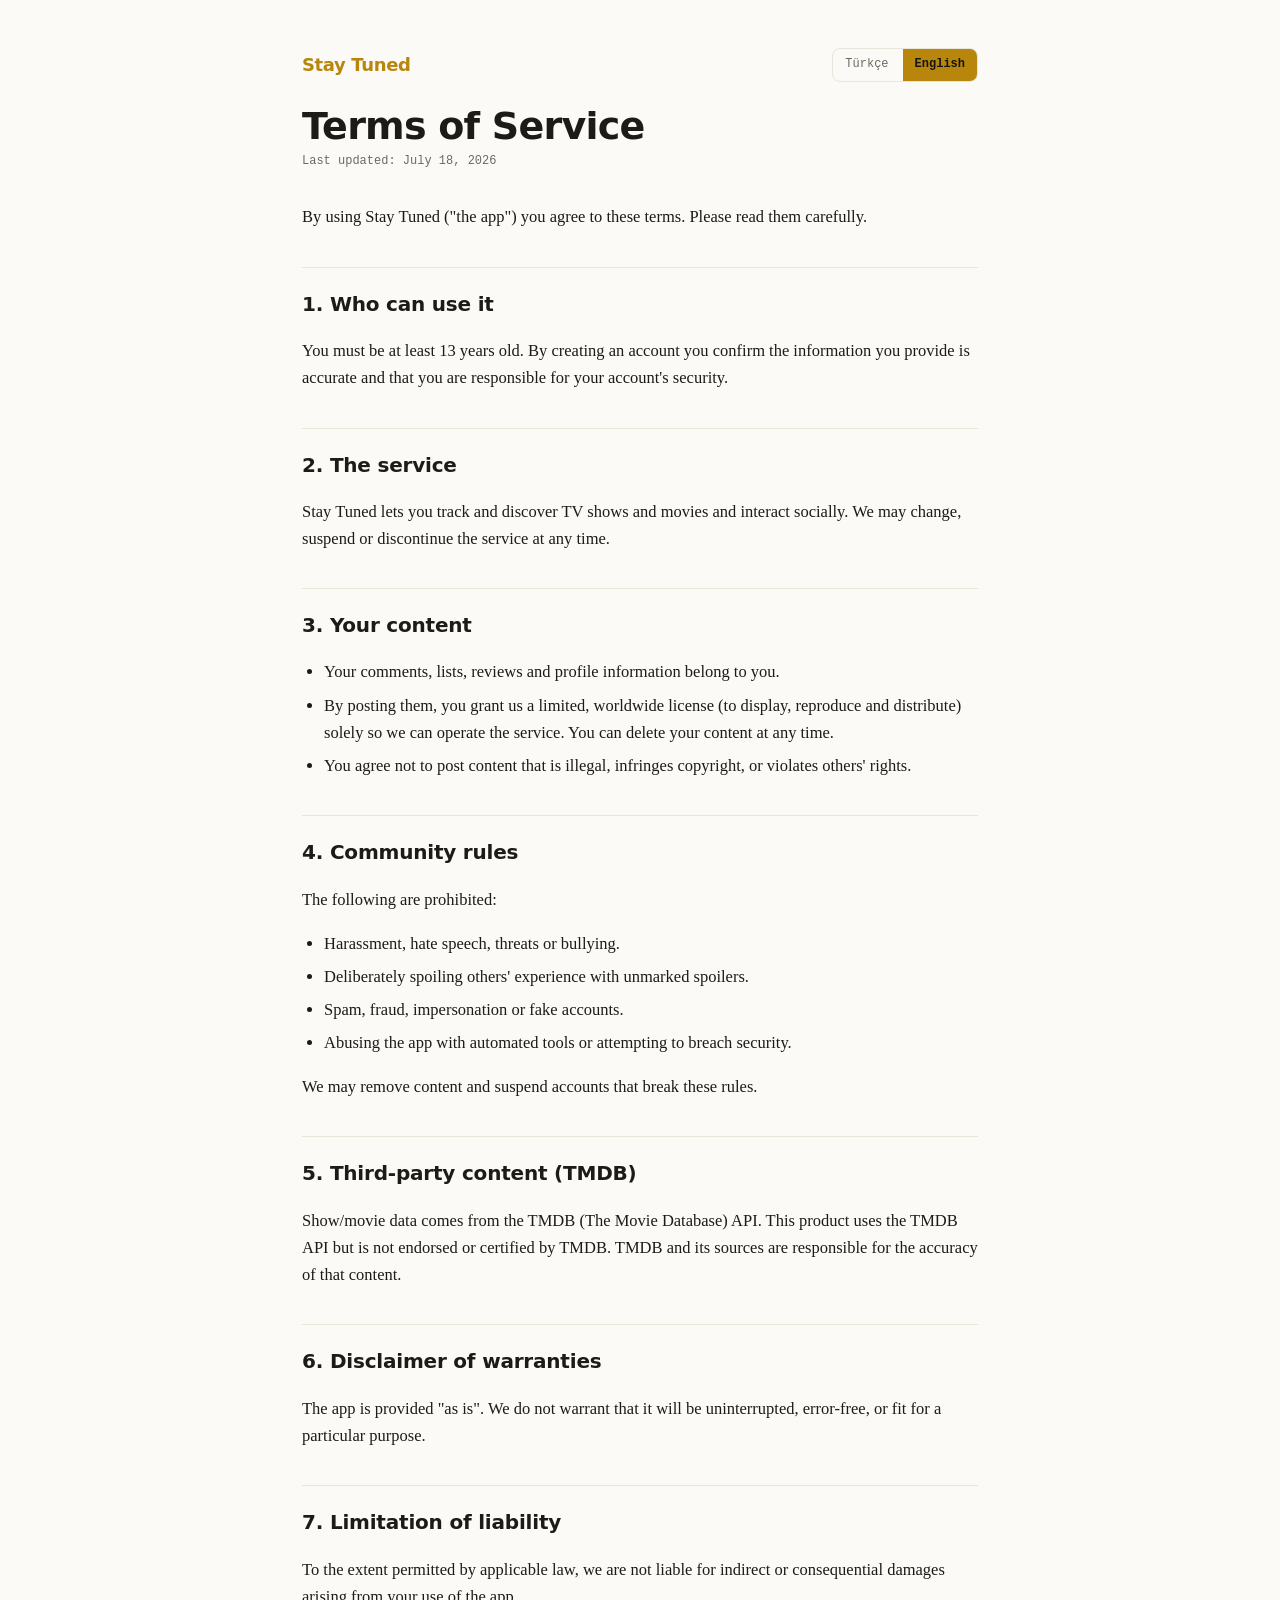
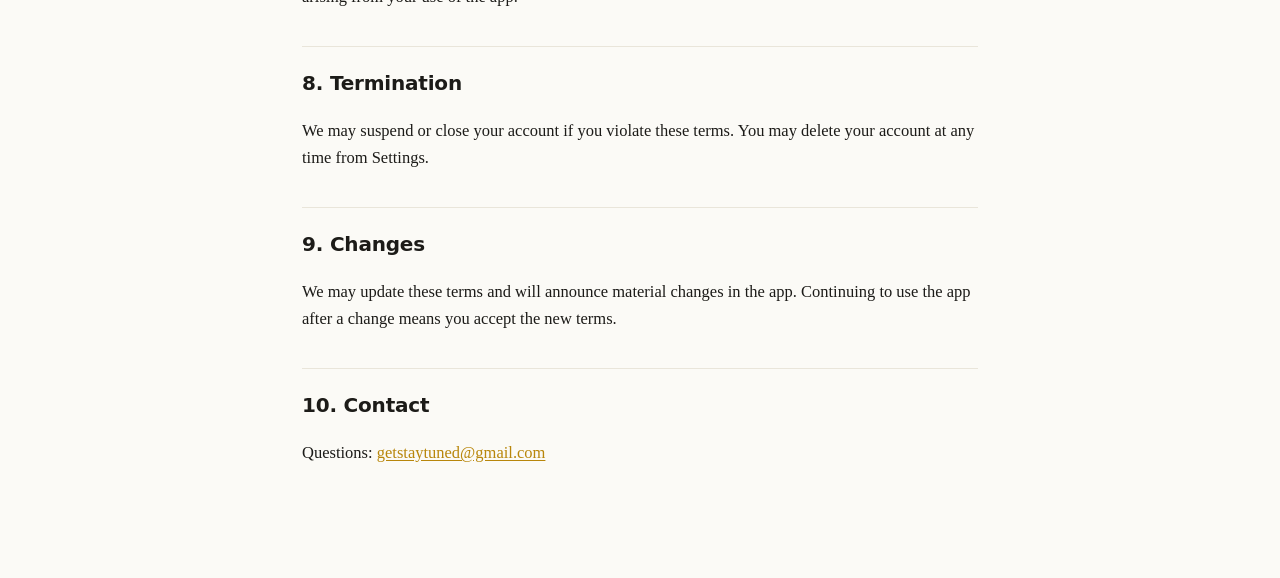
<file: terms/index.html>
<!doctype html>
<html lang="tr">
<head>
<meta charset="utf-8">
<meta name="viewport" content="width=device-width,initial-scale=1">
<title>Stay Tuned — Kullanım Koşulları / Terms of Service</title>
<link rel="icon" href="/favicon.ico" sizes="any">
<link rel="icon" type="image/png" sizes="32x32" href="/assets/favicon-32.png">
<link rel="icon" type="image/png" sizes="192x192" href="/assets/icon-192.png">
<link rel="apple-touch-icon" href="/assets/apple-touch-icon.png">
<style>
  :root{
    --beam:#FBD737; --beam-deep:#B8860B;
    --bg:#fbfaf6; --surface:#ffffff; --text:#1c1b18; --muted:#6b6a63; --line:#e9e5da; --accent:#B8860B;
  }
  @media (prefers-color-scheme: dark){:root{--bg:#0d0e12;--surface:#15161c;--text:#eceae2;--muted:#9a988c;--line:#262832;--accent:#FBD737;}}
  *{box-sizing:border-box;}
  body{margin:0;background:var(--bg);color:var(--text);line-height:1.65;
    font-family:'Charter','Georgia',serif;-webkit-font-smoothing:antialiased;}
  .wrap{max-width:720px;margin:0 auto;padding:48px 22px 96px;}
  .top{display:flex;justify-content:space-between;align-items:center;gap:16px;margin-bottom:8px;flex-wrap:wrap;}
  .brand{font-family:-apple-system,system-ui,sans-serif;font-weight:800;letter-spacing:-0.02em;color:var(--accent);font-size:18px;text-decoration:none;}
  .toggle{font-family:ui-monospace,monospace;font-size:12px;display:flex;gap:2px;border:1px solid var(--line);border-radius:8px;overflow:hidden;}
  .toggle button{font:inherit;border:0;background:transparent;color:var(--muted);padding:6px 12px;cursor:pointer;}
  .toggle button[aria-pressed="true"]{background:var(--accent);color:#141414;font-weight:700;}
  h1{font-family:-apple-system,system-ui,sans-serif;font-weight:800;letter-spacing:-0.02em;font-size:clamp(28px,5vw,38px);margin:24px 0 4px;line-height:1.1;}
  .updated{font-family:ui-monospace,monospace;font-size:12px;color:var(--muted);margin:0 0 32px;}
  h2{font-family:-apple-system,system-ui,sans-serif;font-weight:700;letter-spacing:-0.01em;font-size:20px;margin:36px 0 10px;padding-top:20px;border-top:1px solid var(--line);}
  p,li{font-size:16.5px;}
  a{color:var(--accent);text-decoration:underline;text-underline-offset:2px;}
  ul{padding-left:22px;}
  li{margin:6px 0;}
  strong{font-weight:700;}
  .lang{display:none;}
  .lang.on{display:block;}
</style>
</head>
<body>
<div class="wrap">
  <div class="top">
    <a class="brand" href="/">Stay Tuned</a>
    <div class="toggle" role="group" aria-label="Language">
      <button id="btn-tr" aria-pressed="true" onclick="setLang('tr')">Türkçe</button>
      <button id="btn-en" aria-pressed="false" onclick="setLang('en')">English</button>
    </div>
  </div>

  <!-- TÜRKÇE -->
  <div class="lang on" id="tr">
    <h1>Kullanım Koşulları</h1>
    <p class="updated">Son güncelleme: 18 Temmuz 2026</p>

    <p>Stay Tuned'ı ("uygulama") kullanarak bu koşulları kabul etmiş olursun. Lütfen dikkatle oku.</p>

    <h2>1. Kimler kullanabilir</h2>
    <p>En az 13 yaşında olmalısın. Bir hesap oluşturarak verdiğin bilgilerin doğru olduğunu ve hesabının güvenliğinden kendinin sorumlu olduğunu kabul edersin.</p>

    <h2>2. Hizmet</h2>
    <p>Stay Tuned; dizi/film takibi, keşfi ve sosyal etkileşim sağlar. Hizmeti dilediğimiz zaman değiştirebilir, askıya alabilir veya sonlandırabiliriz.</p>

    <h2>3. Senin içeriğin</h2>
    <ul>
      <li>Yorumların, listelerin, incelemelerin ve profil bilgilerin sana aittir.</li>
      <li>Bunları paylaşarak, hizmeti sunabilmemiz için (görüntüleme, çoğaltma, dağıtma) sınırlı ve dünya çapında bir lisans vermiş olursun. İçeriğini istediğin zaman silebilirsin.</li>
      <li>Yasa dışı, telif ihlali içeren veya başkasının haklarını çiğneyen içerik paylaşmamayı kabul edersin.</li>
    </ul>

    <h2>4. Topluluk kuralları</h2>
    <p>Şunlar yasaktır:</p>
    <ul>
      <li>Taciz, nefret söylemi, tehdit veya zorbalık.</li>
      <li>İşaretlenmemiş spoiler'larla kasıtlı olarak deneyimi bozmak.</li>
      <li>Spam, dolandırıcılık, kimlik taklidi veya sahte hesaplar.</li>
      <li>Uygulamayı otomatik araçlarla kötüye kullanmak veya güvenliği aşmaya çalışmak.</li>
    </ul>
    <p>Bu kurallara uymayan içeriği kaldırabilir, hesapları askıya alabiliriz.</p>

    <h2>5. Üçüncü taraf içerik (TMDB)</h2>
    <p>Dizi/film bilgileri TMDB (The Movie Database) API'sinden gelir. Bu ürün TMDB API'sini kullanır ancak TMDB tarafından onaylanmış veya sertifikalandırılmış değildir. İçeriğin doğruluğundan TMDB ve ilgili kaynaklar sorumludur.</p>

    <h2>6. Garanti reddi</h2>
    <p>Uygulama "olduğu gibi" sunulur. Kesintisiz, hatasız veya belirli bir amaca uygun olacağına dair garanti vermeyiz.</p>

    <h2>7. Sorumluluğun sınırı</h2>
    <p>Yürürlükteki yasaların izin verdiği ölçüde, uygulamayı kullanmandan doğan dolaylı veya sonuçsal zararlardan sorumlu değiliz.</p>

    <h2>8. Fesih</h2>
    <p>Bu koşulları ihlal edersen hesabını askıya alabilir veya kapatabiliriz. Sen de dilediğin an Ayarlar'dan hesabını silebilirsin.</p>

    <h2>9. Değişiklikler</h2>
    <p>Bu koşulları güncelleyebiliriz; önemli değişiklikleri uygulama içinde duyururuz. Değişiklikten sonra kullanmaya devam etmen, yeni koşulları kabul ettiğin anlamına gelir.</p>

    <h2>10. İletişim</h2>
    <p>Sorular için: <a href="mailto:getstaytuned@gmail.com">getstaytuned@gmail.com</a></p>
  </div>

  <!-- ENGLISH -->
  <div class="lang" id="en">
    <h1>Terms of Service</h1>
    <p class="updated">Last updated: July 18, 2026</p>

    <p>By using Stay Tuned ("the app") you agree to these terms. Please read them carefully.</p>

    <h2>1. Who can use it</h2>
    <p>You must be at least 13 years old. By creating an account you confirm the information you provide is accurate and that you are responsible for your account's security.</p>

    <h2>2. The service</h2>
    <p>Stay Tuned lets you track and discover TV shows and movies and interact socially. We may change, suspend or discontinue the service at any time.</p>

    <h2>3. Your content</h2>
    <ul>
      <li>Your comments, lists, reviews and profile information belong to you.</li>
      <li>By posting them, you grant us a limited, worldwide license (to display, reproduce and distribute) solely so we can operate the service. You can delete your content at any time.</li>
      <li>You agree not to post content that is illegal, infringes copyright, or violates others' rights.</li>
    </ul>

    <h2>4. Community rules</h2>
    <p>The following are prohibited:</p>
    <ul>
      <li>Harassment, hate speech, threats or bullying.</li>
      <li>Deliberately spoiling others' experience with unmarked spoilers.</li>
      <li>Spam, fraud, impersonation or fake accounts.</li>
      <li>Abusing the app with automated tools or attempting to breach security.</li>
    </ul>
    <p>We may remove content and suspend accounts that break these rules.</p>

    <h2>5. Third-party content (TMDB)</h2>
    <p>Show/movie data comes from the TMDB (The Movie Database) API. This product uses the TMDB API but is not endorsed or certified by TMDB. TMDB and its sources are responsible for the accuracy of that content.</p>

    <h2>6. Disclaimer of warranties</h2>
    <p>The app is provided "as is". We do not warrant that it will be uninterrupted, error-free, or fit for a particular purpose.</p>

    <h2>7. Limitation of liability</h2>
    <p>To the extent permitted by applicable law, we are not liable for indirect or consequential damages arising from your use of the app.</p>

    <h2>8. Termination</h2>
    <p>We may suspend or close your account if you violate these terms. You may delete your account at any time from Settings.</p>

    <h2>9. Changes</h2>
    <p>We may update these terms and will announce material changes in the app. Continuing to use the app after a change means you accept the new terms.</p>

    <h2>10. Contact</h2>
    <p>Questions: <a href="mailto:getstaytuned@gmail.com">getstaytuned@gmail.com</a></p>
  </div>
</div>

<script>
  function setLang(l){
    document.getElementById('tr').classList.toggle('on', l==='tr');
    document.getElementById('en').classList.toggle('on', l==='en');
    document.getElementById('btn-tr').setAttribute('aria-pressed', l==='tr');
    document.getElementById('btn-en').setAttribute('aria-pressed', l==='en');
  }
  if((navigator.language||'').toLowerCase().startsWith('en')) setLang('en');
</script>
</body>
</html>
</file>
